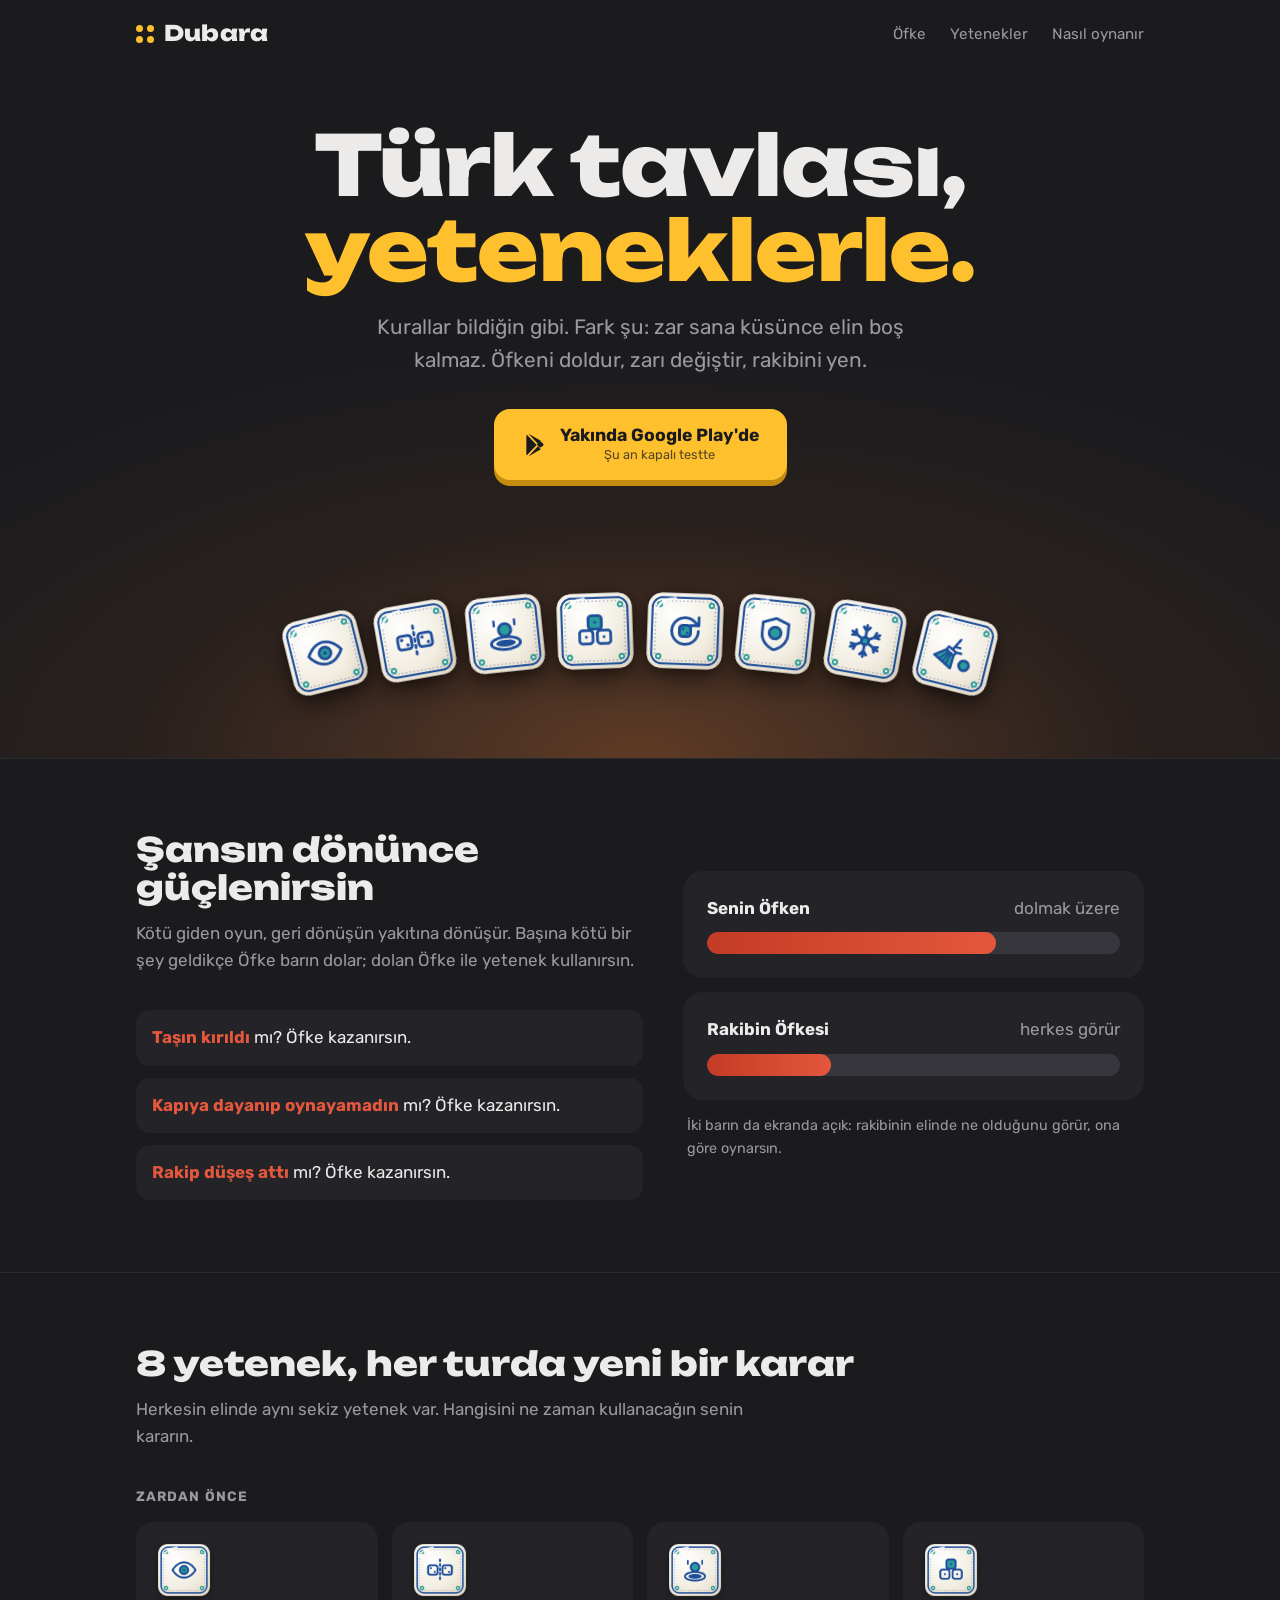
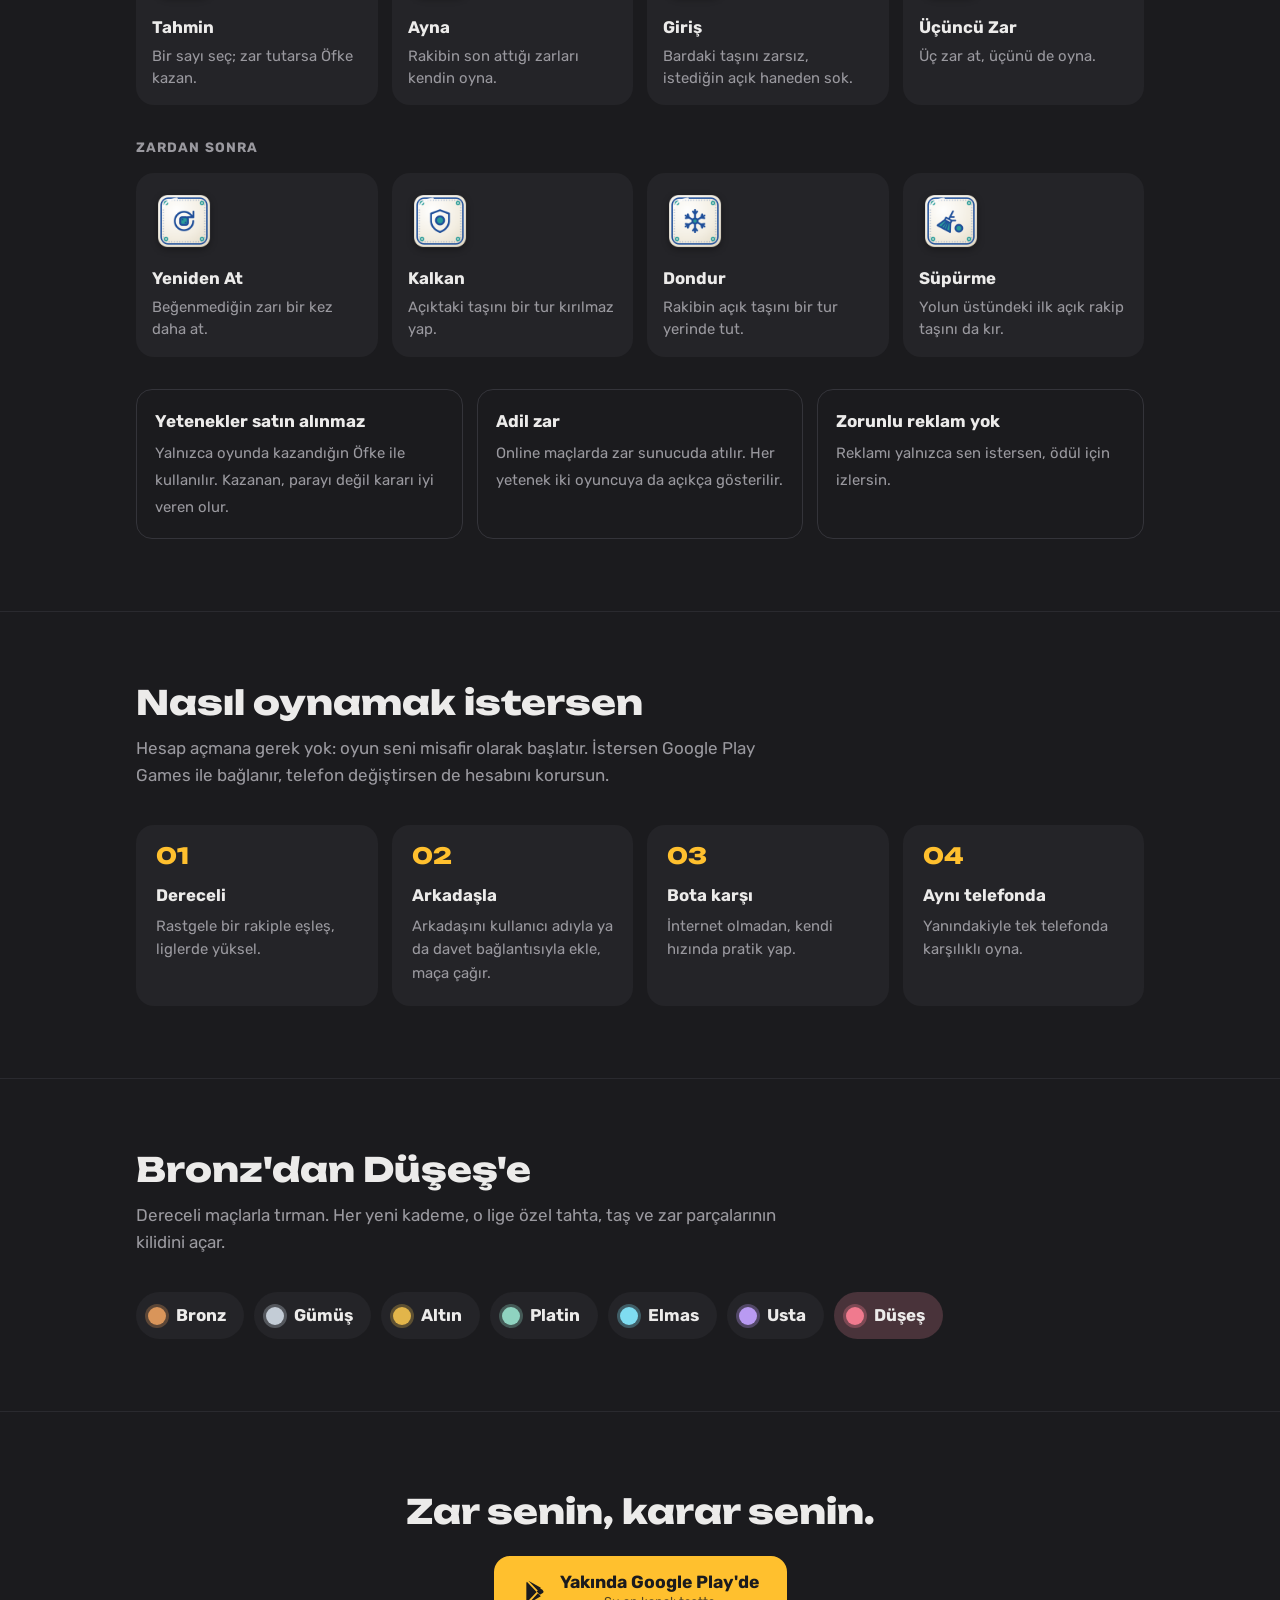
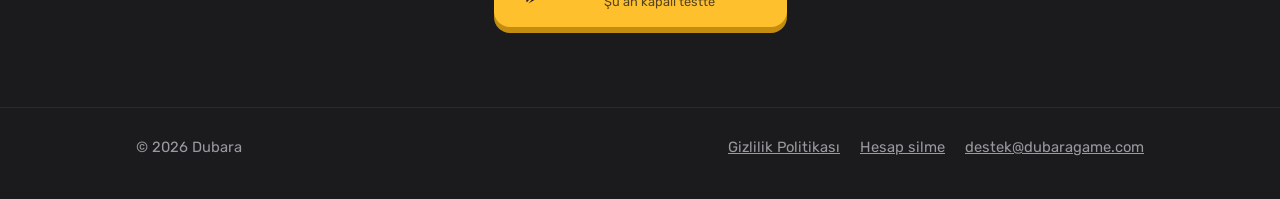
<file: index.html>
<!doctype html>
<html lang="tr">
<head>
<meta charset="utf-8">
<meta name="viewport" content="width=device-width, initial-scale=1">
<title>Dubara: Yetenekli Tavla</title>
<meta name="description" content="Klasik Türk tavlası, yeteneklerle. Öfkeni doldur, zarı değiştir, rakibini yen. Online Dereceli maçlar, arkadaşla, bota karşı ve aynı telefonda.">
<meta name="theme-color" content="#1b1b1e">
<meta property="og:type" content="website">
<meta property="og:site_name" content="Dubara">
<meta property="og:title" content="Dubara: Yetenekli Tavla">
<meta property="og:description" content="Klasik Türk tavlası, yeteneklerle. Öfkeni doldur, zarı değiştir, rakibini yen.">
<meta property="og:url" content="https://dubaragame.com/">
<meta property="og:locale" content="tr_TR">
<link rel="canonical" href="https://dubaragame.com/">
<link rel="preload" href="yazi/Unbounded-ExtraBold.woff" as="font" type="font/woff" crossorigin>
<link rel="stylesheet" href="ana.css">
</head>
<body>

<header class="kap ust">
  <a class="marka" href="/"><span class="zar-isareti" aria-hidden="true"><i></i><i></i><i></i><i></i></span>Dubara</a>
  <nav>
    <a href="#ofke">Öfke</a>
    <a href="#yetenekler">Yetenekler</a>
    <a href="#modlar">Nasıl oynanır</a>
  </nav>
</header>

<main>

<section class="giris">
  <div class="kap">
    <h1>Türk tavlası,<br><span>yeteneklerle.</span></h1>
    <p class="alt">Kurallar bildiğin gibi. Fark şu: zar sana küsünce elin boş kalmaz. Öfkeni doldur, zarı değiştir, rakibini yen.</p>
    <a class="play" aria-disabled="true">
      <svg class="ok" viewBox="0 0 24 24" aria-hidden="true"><path fill="currentColor" d="M4.5 2.6c-.3.3-.5.8-.5 1.4v16c0 .6.2 1.1.5 1.4l9-9.4-9-9.4zm10.2 10.6 2.7 2.8-11.5 6.5 8.8-9.3zm4.5-2.6c.9.5.9 1.9 0 2.4l-2.6 1.5-3-3 3-3 2.6 1.6v.5zM5.9 1.5l11.5 6.5-2.7 2.8-8.8-9.3z"/></svg>
      <span>Yakında Google Play'de<small>Şu an kapalı testte</small></span>
    </a>
    <div class="kartlar" aria-hidden="true">
      <img src="img/yetenek/guess.png" alt="">
      <img src="img/yetenek/mirror.png" alt="">
      <img src="img/yetenek/entry.png" alt="">
      <img src="img/yetenek/thirdDie.png" alt="">
      <img src="img/yetenek/reroll.png" alt="">
      <img src="img/yetenek/shield.png" alt="">
      <img src="img/yetenek/freeze.png" alt="">
      <img src="img/yetenek/sweep.png" alt="">
    </div>
  </div>
</section>

<section class="bolum" id="ofke">
  <div class="kap ofke">
    <div>
      <h2>Şansın dönünce güçlenirsin</h2>
      <p class="aciklama">Kötü giden oyun, geri dönüşün yakıtına dönüşür. Başına kötü bir şey geldikçe Öfke barın dolar; dolan Öfke ile yetenek kullanırsın.</p>
      <ul>
        <li><b>Taşın kırıldı</b> mı? Öfke kazanırsın.</li>
        <li><b>Kapıya dayanıp oynayamadın</b> mı? Öfke kazanırsın.</li>
        <li><b>Rakip düşeş attı</b> mı? Öfke kazanırsın.</li>
      </ul>
    </div>
    <div>
      <div class="bar-kutu">
        <div class="bar-etiket"><span>Senin Öfken</span><span>dolmak üzere</span></div>
        <div class="bar"><i></i></div>
      </div>
      <div class="bar-kutu rakip">
        <div class="bar-etiket"><span>Rakibin Öfkesi</span><span>herkes görür</span></div>
        <div class="bar"><i></i></div>
      </div>
      <p class="bar-not">İki barın da ekranda açık: rakibinin elinde ne olduğunu görür, ona göre oynarsın.</p>
    </div>
  </div>
</section>

<section class="bolum" id="yetenekler">
  <div class="kap">
    <h2>8 yetenek, her turda yeni bir karar</h2>
    <p class="aciklama">Herkesin elinde aynı sekiz yetenek var. Hangisini ne zaman kullanacağın senin kararın.</p>

    <p class="grup-baslik">Zardan önce</p>
    <div class="yetenekler">
      <div class="yetenek"><img src="img/yetenek/guess.png" alt=""><h3>Tahmin</h3><p>Bir sayı seç; zar tutarsa Öfke kazan.</p></div>
      <div class="yetenek"><img src="img/yetenek/mirror.png" alt=""><h3>Ayna</h3><p>Rakibin son attığı zarları kendin oyna.</p></div>
      <div class="yetenek"><img src="img/yetenek/entry.png" alt=""><h3>Giriş</h3><p>Bardaki taşını zarsız, istediğin açık haneden sok.</p></div>
      <div class="yetenek"><img src="img/yetenek/thirdDie.png" alt=""><h3>Üçüncü Zar</h3><p>Üç zar at, üçünü de oyna.</p></div>
    </div>

    <p class="grup-baslik">Zardan sonra</p>
    <div class="yetenekler">
      <div class="yetenek"><img src="img/yetenek/reroll.png" alt=""><h3>Yeniden At</h3><p>Beğenmediğin zarı bir kez daha at.</p></div>
      <div class="yetenek"><img src="img/yetenek/shield.png" alt=""><h3>Kalkan</h3><p>Açıktaki taşını bir tur kırılmaz yap.</p></div>
      <div class="yetenek"><img src="img/yetenek/freeze.png" alt=""><h3>Dondur</h3><p>Rakibin açık taşını bir tur yerinde tut.</p></div>
      <div class="yetenek"><img src="img/yetenek/sweep.png" alt=""><h3>Süpürme</h3><p>Yolun üstündeki ilk açık rakip taşını da kır.</p></div>
    </div>

    <div class="adil">
      <div><b>Yetenekler satın alınmaz</b><span>Yalnızca oyunda kazandığın Öfke ile kullanılır. Kazanan, parayı değil kararı iyi veren olur.</span></div>
      <div><b>Adil zar</b><span>Online maçlarda zar sunucuda atılır. Her yetenek iki oyuncuya da açıkça gösterilir.</span></div>
      <div><b>Zorunlu reklam yok</b><span>Reklamı yalnızca sen istersen, ödül için izlersin.</span></div>
    </div>
  </div>
</section>

<section class="bolum" id="modlar">
  <div class="kap">
    <h2>Nasıl oynamak istersen</h2>
    <p class="aciklama">Hesap açmana gerek yok: oyun seni misafir olarak başlatır. İstersen Google Play Games ile bağlanır, telefon değiştirsen de hesabını korursun.</p>
    <div class="modlar">
      <div class="mod"><div class="sembol">01</div><h3>Dereceli</h3><p>Rastgele bir rakiple eşleş, liglerde yüksel.</p></div>
      <div class="mod"><div class="sembol">02</div><h3>Arkadaşla</h3><p>Arkadaşını kullanıcı adıyla ya da davet bağlantısıyla ekle, maça çağır.</p></div>
      <div class="mod"><div class="sembol">03</div><h3>Bota karşı</h3><p>İnternet olmadan, kendi hızında pratik yap.</p></div>
      <div class="mod"><div class="sembol">04</div><h3>Aynı telefonda</h3><p>Yanındakiyle tek telefonda karşılıklı oyna.</p></div>
    </div>
  </div>
</section>

<section class="bolum" id="ligler">
  <div class="kap">
    <h2>Bronz'dan Düşeş'e</h2>
    <p class="aciklama">Dereceli maçlarla tırman. Her yeni kademe, o lige özel tahta, taş ve zar parçalarının kilidini açar.</p>
    <div class="ligler">
      <span class="lig" style="--c:#d9955a"><i></i>Bronz</span>
      <span class="lig" style="--c:#c3ccd6"><i></i>Gümüş</span>
      <span class="lig" style="--c:#e2b54a"><i></i>Altın</span>
      <span class="lig" style="--c:#8fd3c0"><i></i>Platin</span>
      <span class="lig" style="--c:#7fdcf0"><i></i>Elmas</span>
      <span class="lig" style="--c:#b99af2"><i></i>Usta</span>
      <span class="lig zirve" style="--c:#f07a8e"><i></i>Düşeş</span>
    </div>
  </div>
</section>

<section class="son">
  <div class="kap">
    <h2>Zar senin, karar senin.</h2>
    <a class="play" aria-disabled="true">
      <svg class="ok" viewBox="0 0 24 24" aria-hidden="true"><path fill="currentColor" d="M4.5 2.6c-.3.3-.5.8-.5 1.4v16c0 .6.2 1.1.5 1.4l9-9.4-9-9.4zm10.2 10.6 2.7 2.8-11.5 6.5 8.8-9.3zm4.5-2.6c.9.5.9 1.9 0 2.4l-2.6 1.5-3-3 3-3 2.6 1.6v.5zM5.9 1.5l11.5 6.5-2.7 2.8-8.8-9.3z"/></svg>
      <span>Yakında Google Play'de<small>Şu an kapalı testte</small></span>
    </a>
  </div>
</section>

</main>

<footer class="alt-bilgi">
  <div class="kap">
    <span>© 2026 Dubara</span>
    <nav>
      <a href="gizlilik/">Gizlilik Politikası</a>
      <a href="hesap-silme/">Hesap silme</a>
      <a href="mailto:destek@dubaragame.com">destek@dubaragame.com</a>
    </nav>
  </div>
</footer>

</body>
</html>
</file>
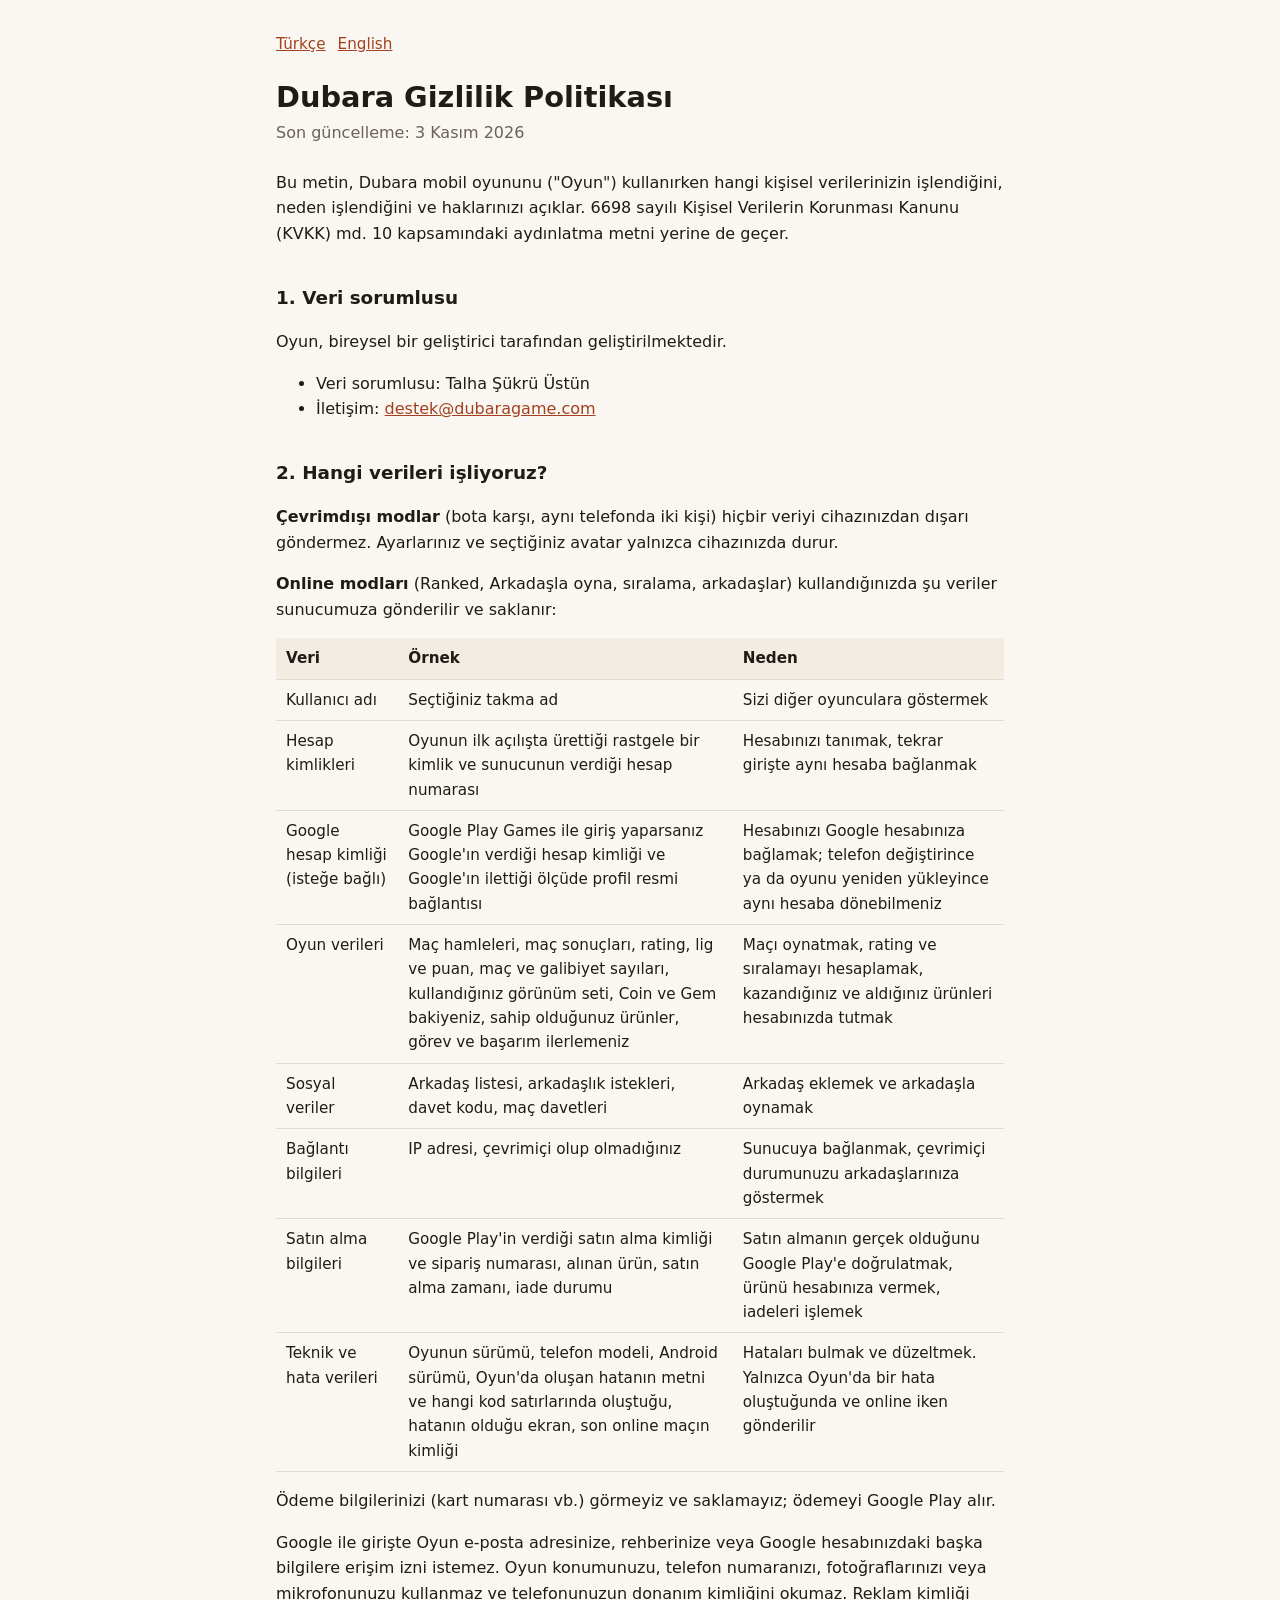
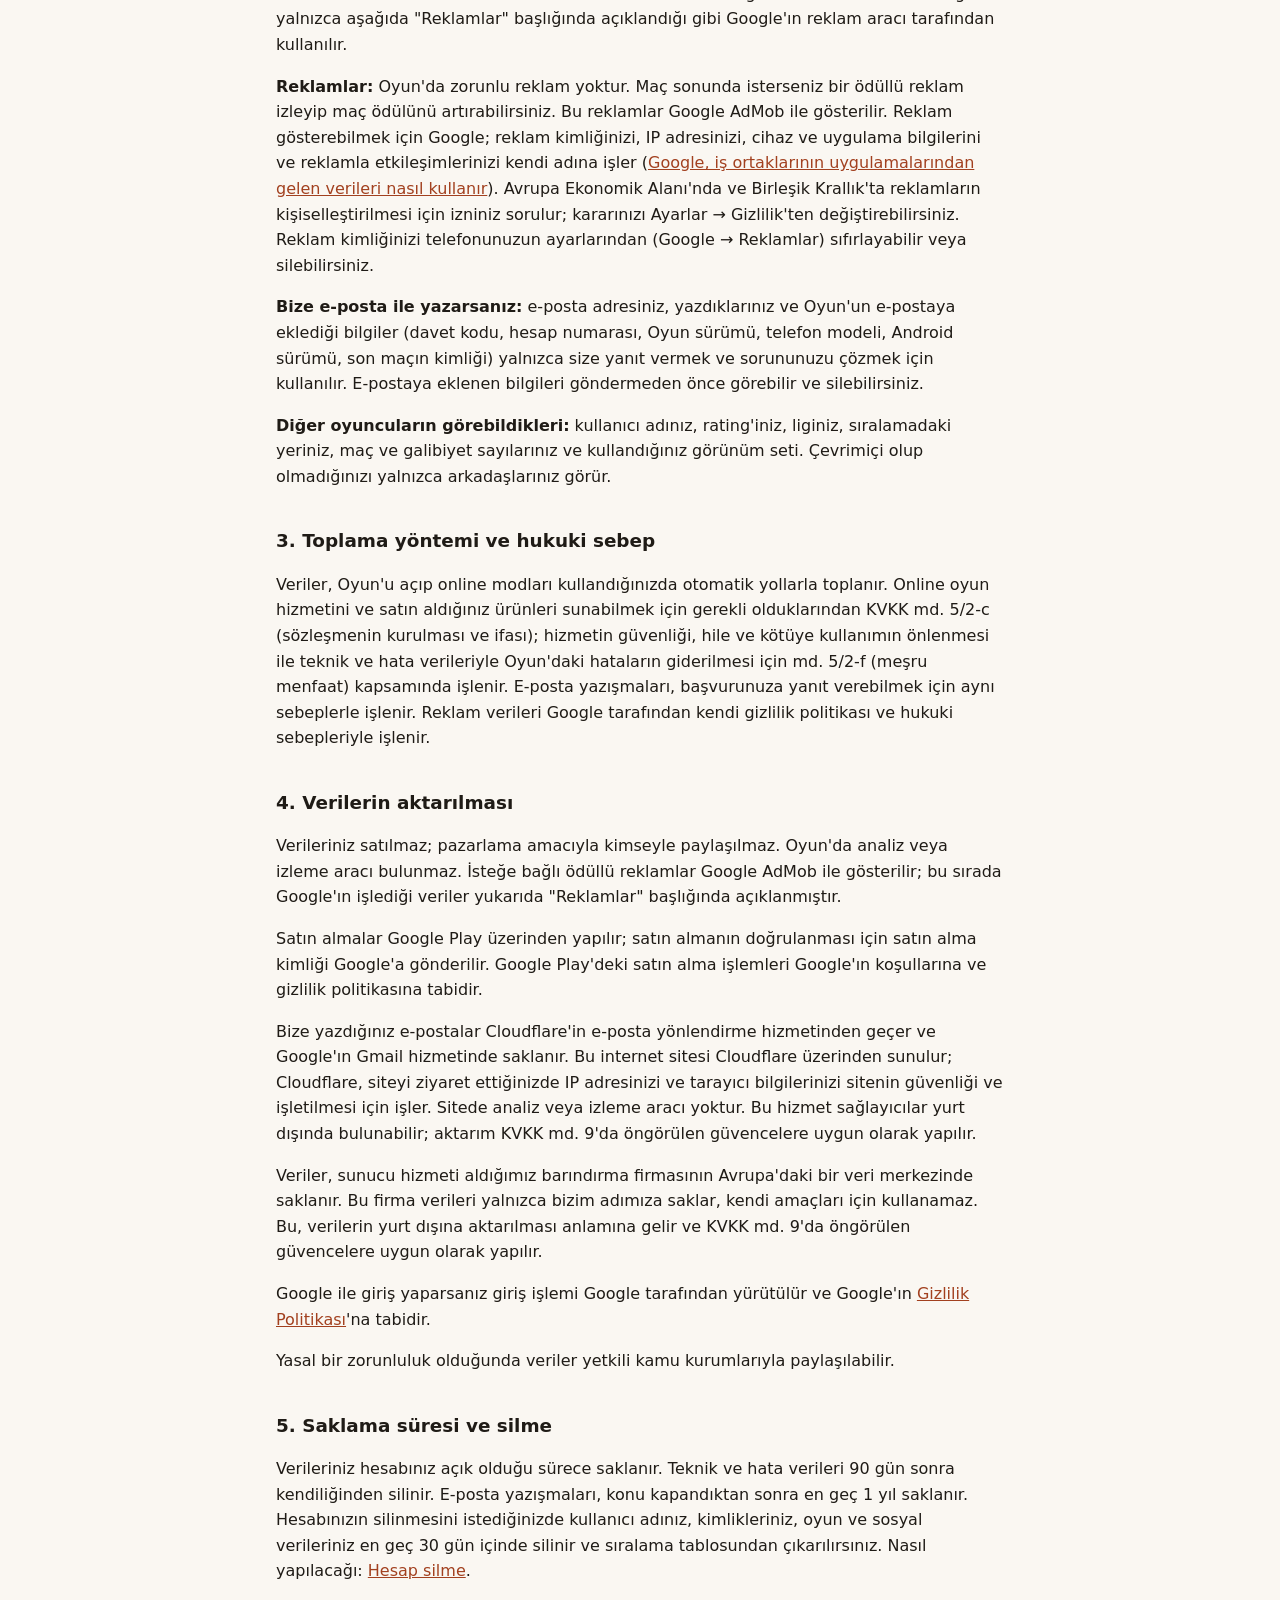
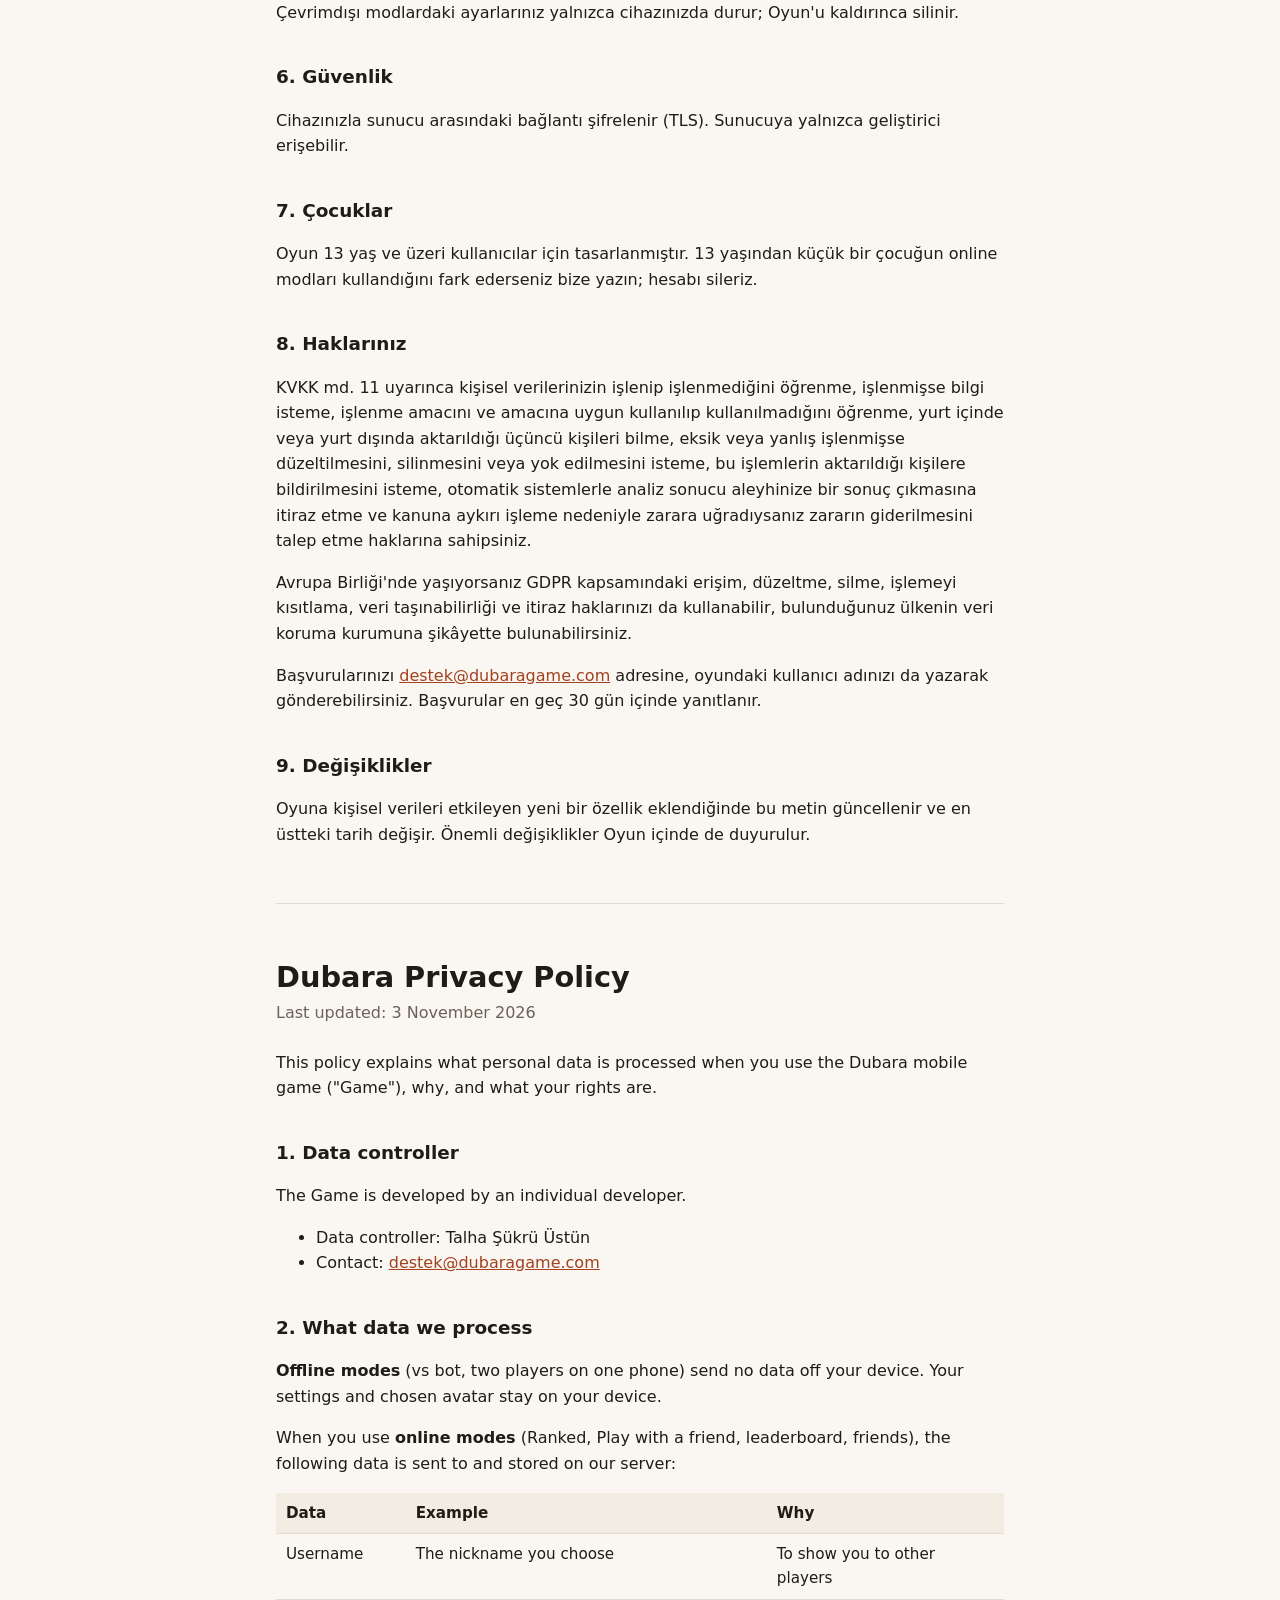
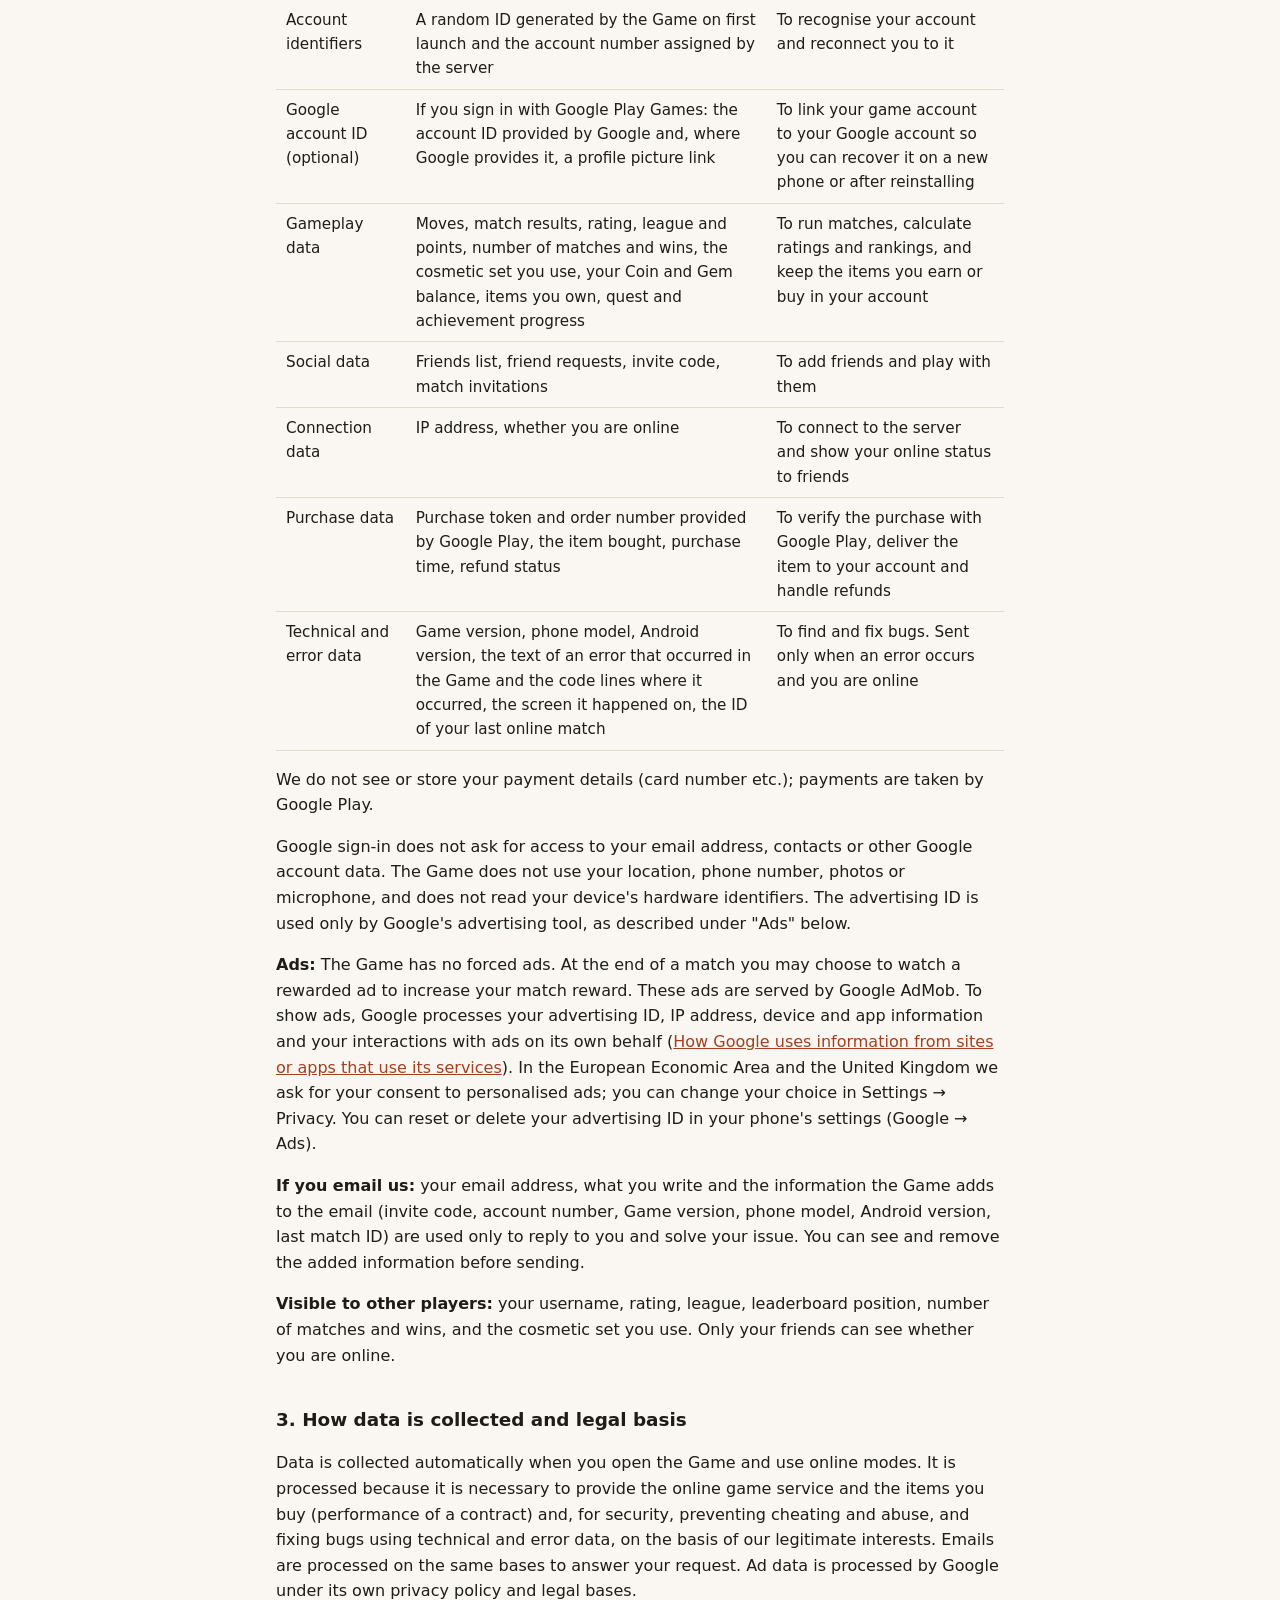
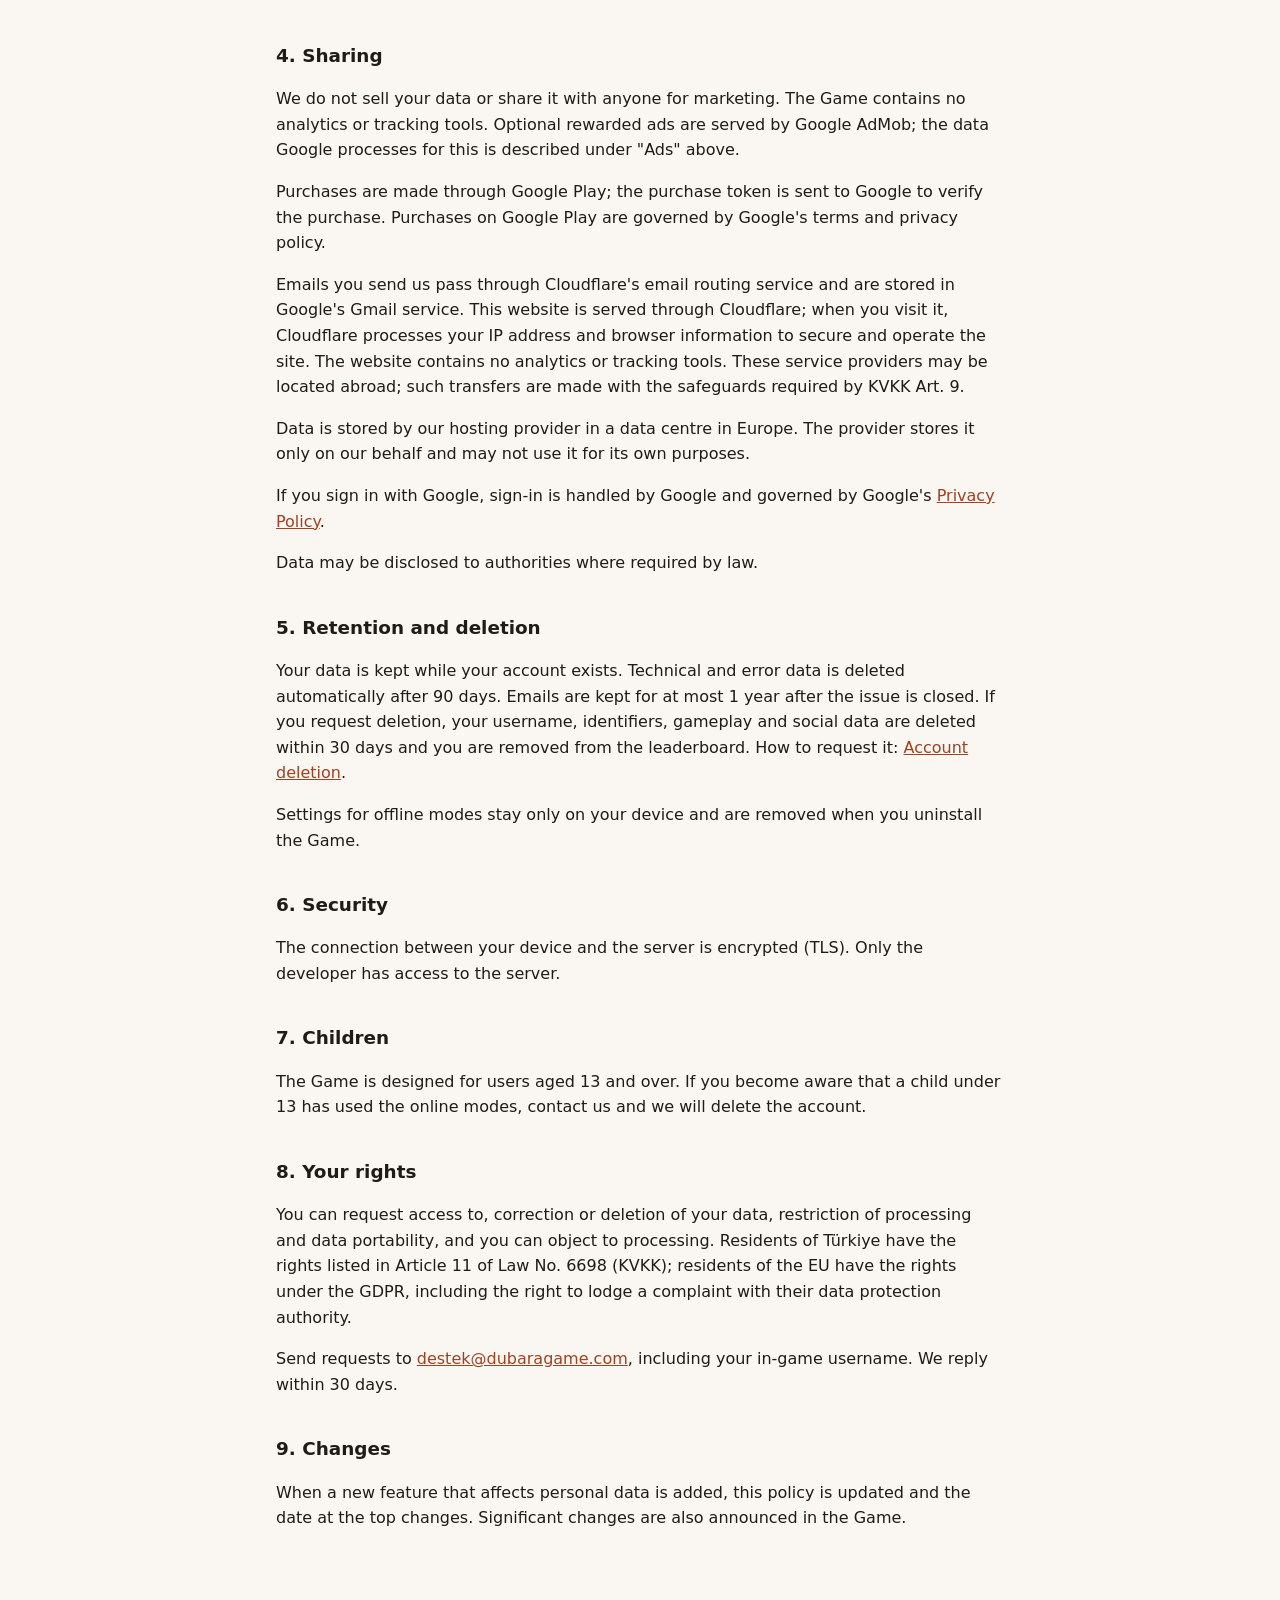
<file: gizlilik/index.html>
<!doctype html>
<html lang="tr">
<head>
<meta charset="utf-8">
<meta name="viewport" content="width=device-width, initial-scale=1">
<title>Dubara Gizlilik Politikası</title>
<link rel="stylesheet" href="../stil.css">
</head>
<body>
<main>
<div class="dil"><a href="#tr">Türkçe</a><a href="#en">English</a></div>

<section id="tr" lang="tr">
<h1>Dubara Gizlilik Politikası</h1>
<p class="tarih">Son güncelleme: 3 Kasım 2026</p>

<p>Bu metin, Dubara mobil oyununu ("Oyun") kullanırken hangi kişisel verilerinizin işlendiğini, neden işlendiğini ve haklarınızı açıklar. 6698 sayılı Kişisel Verilerin Korunması Kanunu (KVKK) md. 10 kapsamındaki aydınlatma metni yerine de geçer.</p>

<h2>1. Veri sorumlusu</h2>
<p>Oyun, bireysel bir geliştirici tarafından geliştirilmektedir.</p>
<ul>
  <li>Veri sorumlusu: Talha Şükrü Üstün</li>
  <li>İletişim: <a href="mailto:destek@dubaragame.com">destek@dubaragame.com</a></li>
</ul>

<h2>2. Hangi verileri işliyoruz?</h2>
<p><strong>Çevrimdışı modlar</strong> (bota karşı, aynı telefonda iki kişi) hiçbir veriyi cihazınızdan dışarı göndermez. Ayarlarınız ve seçtiğiniz avatar yalnızca cihazınızda durur.</p>
<p><strong>Online modları</strong> (Ranked, Arkadaşla oyna, sıralama, arkadaşlar) kullandığınızda şu veriler sunucumuza gönderilir ve saklanır:</p>
<div class="tablo"><table>
  <tr><th>Veri</th><th>Örnek</th><th>Neden</th></tr>
  <tr><td>Kullanıcı adı</td><td>Seçtiğiniz takma ad</td><td>Sizi diğer oyunculara göstermek</td></tr>
  <tr><td>Hesap kimlikleri</td><td>Oyunun ilk açılışta ürettiği rastgele bir kimlik ve sunucunun verdiği hesap numarası</td><td>Hesabınızı tanımak, tekrar girişte aynı hesaba bağlanmak</td></tr>
  <tr><td>Google hesap kimliği (isteğe bağlı)</td><td>Google Play Games ile giriş yaparsanız Google'ın verdiği hesap kimliği ve Google'ın ilettiği ölçüde profil resmi bağlantısı</td><td>Hesabınızı Google hesabınıza bağlamak; telefon değiştirince ya da oyunu yeniden yükleyince aynı hesaba dönebilmeniz</td></tr>
  <tr><td>Oyun verileri</td><td>Maç hamleleri, maç sonuçları, rating, lig ve puan, maç ve galibiyet sayıları, kullandığınız görünüm seti, Coin ve Gem bakiyeniz, sahip olduğunuz ürünler, görev ve başarım ilerlemeniz</td><td>Maçı oynatmak, rating ve sıralamayı hesaplamak, kazandığınız ve aldığınız ürünleri hesabınızda tutmak</td></tr>
  <tr><td>Sosyal veriler</td><td>Arkadaş listesi, arkadaşlık istekleri, davet kodu, maç davetleri</td><td>Arkadaş eklemek ve arkadaşla oynamak</td></tr>
  <tr><td>Bağlantı bilgileri</td><td>IP adresi, çevrimiçi olup olmadığınız</td><td>Sunucuya bağlanmak, çevrimiçi durumunuzu arkadaşlarınıza göstermek</td></tr>
  <tr><td>Satın alma bilgileri</td><td>Google Play'in verdiği satın alma kimliği ve sipariş numarası, alınan ürün, satın alma zamanı, iade durumu</td><td>Satın almanın gerçek olduğunu Google Play'e doğrulatmak, ürünü hesabınıza vermek, iadeleri işlemek</td></tr>
  <tr><td>Teknik ve hata verileri</td><td>Oyunun sürümü, telefon modeli, Android sürümü, Oyun'da oluşan hatanın metni ve hangi kod satırlarında oluştuğu, hatanın olduğu ekran, son online maçın kimliği</td><td>Hataları bulmak ve düzeltmek. Yalnızca Oyun'da bir hata oluştuğunda ve online iken gönderilir</td></tr>
</table></div>
<p>Ödeme bilgilerinizi (kart numarası vb.) görmeyiz ve saklamayız; ödemeyi Google Play alır.</p>
<p>Google ile girişte Oyun e-posta adresinize, rehberinize veya Google hesabınızdaki başka bilgilere erişim izni istemez. Oyun konumunuzu, telefon numaranızı, fotoğraflarınızı veya mikrofonunuzu kullanmaz ve telefonunuzun donanım kimliğini okumaz. Reklam kimliği yalnızca aşağıda "Reklamlar" başlığında açıklandığı gibi Google'ın reklam aracı tarafından kullanılır.</p>
<p><strong>Reklamlar:</strong> Oyun'da zorunlu reklam yoktur. Maç sonunda isterseniz bir ödüllü reklam izleyip maç ödülünü artırabilirsiniz. Bu reklamlar Google AdMob ile gösterilir. Reklam gösterebilmek için Google; reklam kimliğinizi, IP adresinizi, cihaz ve uygulama bilgilerini ve reklamla etkileşimlerinizi kendi adına işler (<a href="https://policies.google.com/technologies/partner-sites?hl=tr">Google, iş ortaklarının uygulamalarından gelen verileri nasıl kullanır</a>). Avrupa Ekonomik Alanı'nda ve Birleşik Krallık'ta reklamların kişiselleştirilmesi için izniniz sorulur; kararınızı Ayarlar → Gizlilik'ten değiştirebilirsiniz. Reklam kimliğinizi telefonunuzun ayarlarından (Google → Reklamlar) sıfırlayabilir veya silebilirsiniz.</p>
<p><strong>Bize e-posta ile yazarsanız:</strong> e-posta adresiniz, yazdıklarınız ve Oyun'un e-postaya eklediği bilgiler (davet kodu, hesap numarası, Oyun sürümü, telefon modeli, Android sürümü, son maçın kimliği) yalnızca size yanıt vermek ve sorununuzu çözmek için kullanılır. E-postaya eklenen bilgileri göndermeden önce görebilir ve silebilirsiniz.</p>
<p><strong>Diğer oyuncuların görebildikleri:</strong> kullanıcı adınız, rating'iniz, liginiz, sıralamadaki yeriniz, maç ve galibiyet sayılarınız ve kullandığınız görünüm seti. Çevrimiçi olup olmadığınızı yalnızca arkadaşlarınız görür.</p>

<h2>3. Toplama yöntemi ve hukuki sebep</h2>
<p>Veriler, Oyun'u açıp online modları kullandığınızda otomatik yollarla toplanır. Online oyun hizmetini ve satın aldığınız ürünleri sunabilmek için gerekli olduklarından KVKK md. 5/2-c (sözleşmenin kurulması ve ifası); hizmetin güvenliği, hile ve kötüye kullanımın önlenmesi ile teknik ve hata verileriyle Oyun'daki hataların giderilmesi için md. 5/2-f (meşru menfaat) kapsamında işlenir. E-posta yazışmaları, başvurunuza yanıt verebilmek için aynı sebeplerle işlenir. Reklam verileri Google tarafından kendi gizlilik politikası ve hukuki sebepleriyle işlenir.</p>

<h2>4. Verilerin aktarılması</h2>
<p>Verileriniz satılmaz; pazarlama amacıyla kimseyle paylaşılmaz. Oyun'da analiz veya izleme aracı bulunmaz. İsteğe bağlı ödüllü reklamlar Google AdMob ile gösterilir; bu sırada Google'ın işlediği veriler yukarıda "Reklamlar" başlığında açıklanmıştır.</p>
<p>Satın almalar Google Play üzerinden yapılır; satın almanın doğrulanması için satın alma kimliği Google'a gönderilir. Google Play'deki satın alma işlemleri Google'ın koşullarına ve gizlilik politikasına tabidir.</p>
<p>Bize yazdığınız e-postalar Cloudflare'in e-posta yönlendirme hizmetinden geçer ve Google'ın Gmail hizmetinde saklanır. Bu internet sitesi Cloudflare üzerinden sunulur; Cloudflare, siteyi ziyaret ettiğinizde IP adresinizi ve tarayıcı bilgilerinizi sitenin güvenliği ve işletilmesi için işler. Sitede analiz veya izleme aracı yoktur. Bu hizmet sağlayıcılar yurt dışında bulunabilir; aktarım KVKK md. 9'da öngörülen güvencelere uygun olarak yapılır.</p>
<p>Veriler, sunucu hizmeti aldığımız barındırma firmasının Avrupa'daki bir veri merkezinde saklanır. Bu firma verileri yalnızca bizim adımıza saklar, kendi amaçları için kullanamaz. Bu, verilerin yurt dışına aktarılması anlamına gelir ve KVKK md. 9'da öngörülen güvencelere uygun olarak yapılır.</p>
<p>Google ile giriş yaparsanız giriş işlemi Google tarafından yürütülür ve Google'ın <a href="https://policies.google.com/privacy?hl=tr">Gizlilik Politikası</a>'na tabidir.</p>
<p>Yasal bir zorunluluk olduğunda veriler yetkili kamu kurumlarıyla paylaşılabilir.</p>

<h2>5. Saklama süresi ve silme</h2>
<p>Verileriniz hesabınız açık olduğu sürece saklanır. Teknik ve hata verileri 90 gün sonra kendiliğinden silinir. E-posta yazışmaları, konu kapandıktan sonra en geç 1 yıl saklanır. Hesabınızın silinmesini istediğinizde kullanıcı adınız, kimlikleriniz, oyun ve sosyal verileriniz en geç 30 gün içinde silinir ve sıralama tablosundan çıkarılırsınız. Nasıl yapılacağı: <a href="../hesap-silme/">Hesap silme</a>.</p>
<p>Çevrimdışı modlardaki ayarlarınız yalnızca cihazınızda durur; Oyun'u kaldırınca silinir.</p>

<h2>6. Güvenlik</h2>
<p>Cihazınızla sunucu arasındaki bağlantı şifrelenir (TLS). Sunucuya yalnızca geliştirici erişebilir.</p>

<h2>7. Çocuklar</h2>
<p>Oyun 13 yaş ve üzeri kullanıcılar için tasarlanmıştır. 13 yaşından küçük bir çocuğun online modları kullandığını fark ederseniz bize yazın; hesabı sileriz.</p>

<h2>8. Haklarınız</h2>
<p>KVKK md. 11 uyarınca kişisel verilerinizin işlenip işlenmediğini öğrenme, işlenmişse bilgi isteme, işlenme amacını ve amacına uygun kullanılıp kullanılmadığını öğrenme, yurt içinde veya yurt dışında aktarıldığı üçüncü kişileri bilme, eksik veya yanlış işlenmişse düzeltilmesini, silinmesini veya yok edilmesini isteme, bu işlemlerin aktarıldığı kişilere bildirilmesini isteme, otomatik sistemlerle analiz sonucu aleyhinize bir sonuç çıkmasına itiraz etme ve kanuna aykırı işleme nedeniyle zarara uğradıysanız zararın giderilmesini talep etme haklarına sahipsiniz.</p>
<p>Avrupa Birliği'nde yaşıyorsanız GDPR kapsamındaki erişim, düzeltme, silme, işlemeyi kısıtlama, veri taşınabilirliği ve itiraz haklarınızı da kullanabilir, bulunduğunuz ülkenin veri koruma kurumuna şikâyette bulunabilirsiniz.</p>
<p>Başvurularınızı <a href="mailto:destek@dubaragame.com">destek@dubaragame.com</a> adresine, oyundaki kullanıcı adınızı da yazarak gönderebilirsiniz. Başvurular en geç 30 gün içinde yanıtlanır.</p>

<h2>9. Değişiklikler</h2>
<p>Oyuna kişisel verileri etkileyen yeni bir özellik eklendiğinde bu metin güncellenir ve en üstteki tarih değişir. Önemli değişiklikler Oyun içinde de duyurulur.</p>
</section>

<hr>

<section id="en" lang="en">
<h1>Dubara Privacy Policy</h1>
<p class="tarih">Last updated: 3 November 2026</p>

<p>This policy explains what personal data is processed when you use the Dubara mobile game ("Game"), why, and what your rights are.</p>

<h2>1. Data controller</h2>
<p>The Game is developed by an individual developer.</p>
<ul>
  <li>Data controller: Talha Şükrü Üstün</li>
  <li>Contact: <a href="mailto:destek@dubaragame.com">destek@dubaragame.com</a></li>
</ul>

<h2>2. What data we process</h2>
<p><strong>Offline modes</strong> (vs bot, two players on one phone) send no data off your device. Your settings and chosen avatar stay on your device.</p>
<p>When you use <strong>online modes</strong> (Ranked, Play with a friend, leaderboard, friends), the following data is sent to and stored on our server:</p>
<div class="tablo"><table>
  <tr><th>Data</th><th>Example</th><th>Why</th></tr>
  <tr><td>Username</td><td>The nickname you choose</td><td>To show you to other players</td></tr>
  <tr><td>Account identifiers</td><td>A random ID generated by the Game on first launch and the account number assigned by the server</td><td>To recognise your account and reconnect you to it</td></tr>
  <tr><td>Google account ID (optional)</td><td>If you sign in with Google Play Games: the account ID provided by Google and, where Google provides it, a profile picture link</td><td>To link your game account to your Google account so you can recover it on a new phone or after reinstalling</td></tr>
  <tr><td>Gameplay data</td><td>Moves, match results, rating, league and points, number of matches and wins, the cosmetic set you use, your Coin and Gem balance, items you own, quest and achievement progress</td><td>To run matches, calculate ratings and rankings, and keep the items you earn or buy in your account</td></tr>
  <tr><td>Social data</td><td>Friends list, friend requests, invite code, match invitations</td><td>To add friends and play with them</td></tr>
  <tr><td>Connection data</td><td>IP address, whether you are online</td><td>To connect to the server and show your online status to friends</td></tr>
  <tr><td>Purchase data</td><td>Purchase token and order number provided by Google Play, the item bought, purchase time, refund status</td><td>To verify the purchase with Google Play, deliver the item to your account and handle refunds</td></tr>
  <tr><td>Technical and error data</td><td>Game version, phone model, Android version, the text of an error that occurred in the Game and the code lines where it occurred, the screen it happened on, the ID of your last online match</td><td>To find and fix bugs. Sent only when an error occurs and you are online</td></tr>
</table></div>
<p>We do not see or store your payment details (card number etc.); payments are taken by Google Play.</p>
<p>Google sign-in does not ask for access to your email address, contacts or other Google account data. The Game does not use your location, phone number, photos or microphone, and does not read your device's hardware identifiers. The advertising ID is used only by Google's advertising tool, as described under "Ads" below.</p>
<p><strong>Ads:</strong> The Game has no forced ads. At the end of a match you may choose to watch a rewarded ad to increase your match reward. These ads are served by Google AdMob. To show ads, Google processes your advertising ID, IP address, device and app information and your interactions with ads on its own behalf (<a href="https://policies.google.com/technologies/partner-sites">How Google uses information from sites or apps that use its services</a>). In the European Economic Area and the United Kingdom we ask for your consent to personalised ads; you can change your choice in Settings → Privacy. You can reset or delete your advertising ID in your phone's settings (Google → Ads).</p>
<p><strong>If you email us:</strong> your email address, what you write and the information the Game adds to the email (invite code, account number, Game version, phone model, Android version, last match ID) are used only to reply to you and solve your issue. You can see and remove the added information before sending.</p>
<p><strong>Visible to other players:</strong> your username, rating, league, leaderboard position, number of matches and wins, and the cosmetic set you use. Only your friends can see whether you are online.</p>

<h2>3. How data is collected and legal basis</h2>
<p>Data is collected automatically when you open the Game and use online modes. It is processed because it is necessary to provide the online game service and the items you buy (performance of a contract) and, for security, preventing cheating and abuse, and fixing bugs using technical and error data, on the basis of our legitimate interests. Emails are processed on the same bases to answer your request. Ad data is processed by Google under its own privacy policy and legal bases.</p>

<h2>4. Sharing</h2>
<p>We do not sell your data or share it with anyone for marketing. The Game contains no analytics or tracking tools. Optional rewarded ads are served by Google AdMob; the data Google processes for this is described under "Ads" above.</p>
<p>Purchases are made through Google Play; the purchase token is sent to Google to verify the purchase. Purchases on Google Play are governed by Google's terms and privacy policy.</p>
<p>Emails you send us pass through Cloudflare's email routing service and are stored in Google's Gmail service. This website is served through Cloudflare; when you visit it, Cloudflare processes your IP address and browser information to secure and operate the site. The website contains no analytics or tracking tools. These service providers may be located abroad; such transfers are made with the safeguards required by KVKK Art. 9.</p>
<p>Data is stored by our hosting provider in a data centre in Europe. The provider stores it only on our behalf and may not use it for its own purposes.</p>
<p>If you sign in with Google, sign-in is handled by Google and governed by Google's <a href="https://policies.google.com/privacy">Privacy Policy</a>.</p>
<p>Data may be disclosed to authorities where required by law.</p>

<h2>5. Retention and deletion</h2>
<p>Your data is kept while your account exists. Technical and error data is deleted automatically after 90 days. Emails are kept for at most 1 year after the issue is closed. If you request deletion, your username, identifiers, gameplay and social data are deleted within 30 days and you are removed from the leaderboard. How to request it: <a href="../hesap-silme/#en">Account deletion</a>.</p>
<p>Settings for offline modes stay only on your device and are removed when you uninstall the Game.</p>

<h2>6. Security</h2>
<p>The connection between your device and the server is encrypted (TLS). Only the developer has access to the server.</p>

<h2>7. Children</h2>
<p>The Game is designed for users aged 13 and over. If you become aware that a child under 13 has used the online modes, contact us and we will delete the account.</p>

<h2>8. Your rights</h2>
<p>You can request access to, correction or deletion of your data, restriction of processing and data portability, and you can object to processing. Residents of Türkiye have the rights listed in Article 11 of Law No. 6698 (KVKK); residents of the EU have the rights under the GDPR, including the right to lodge a complaint with their data protection authority.</p>
<p>Send requests to <a href="mailto:destek@dubaragame.com">destek@dubaragame.com</a>, including your in-game username. We reply within 30 days.</p>

<h2>9. Changes</h2>
<p>When a new feature that affects personal data is added, this policy is updated and the date at the top changes. Significant changes are also announced in the Game.</p>
</section>
</main>
</body>
</html>
</file>
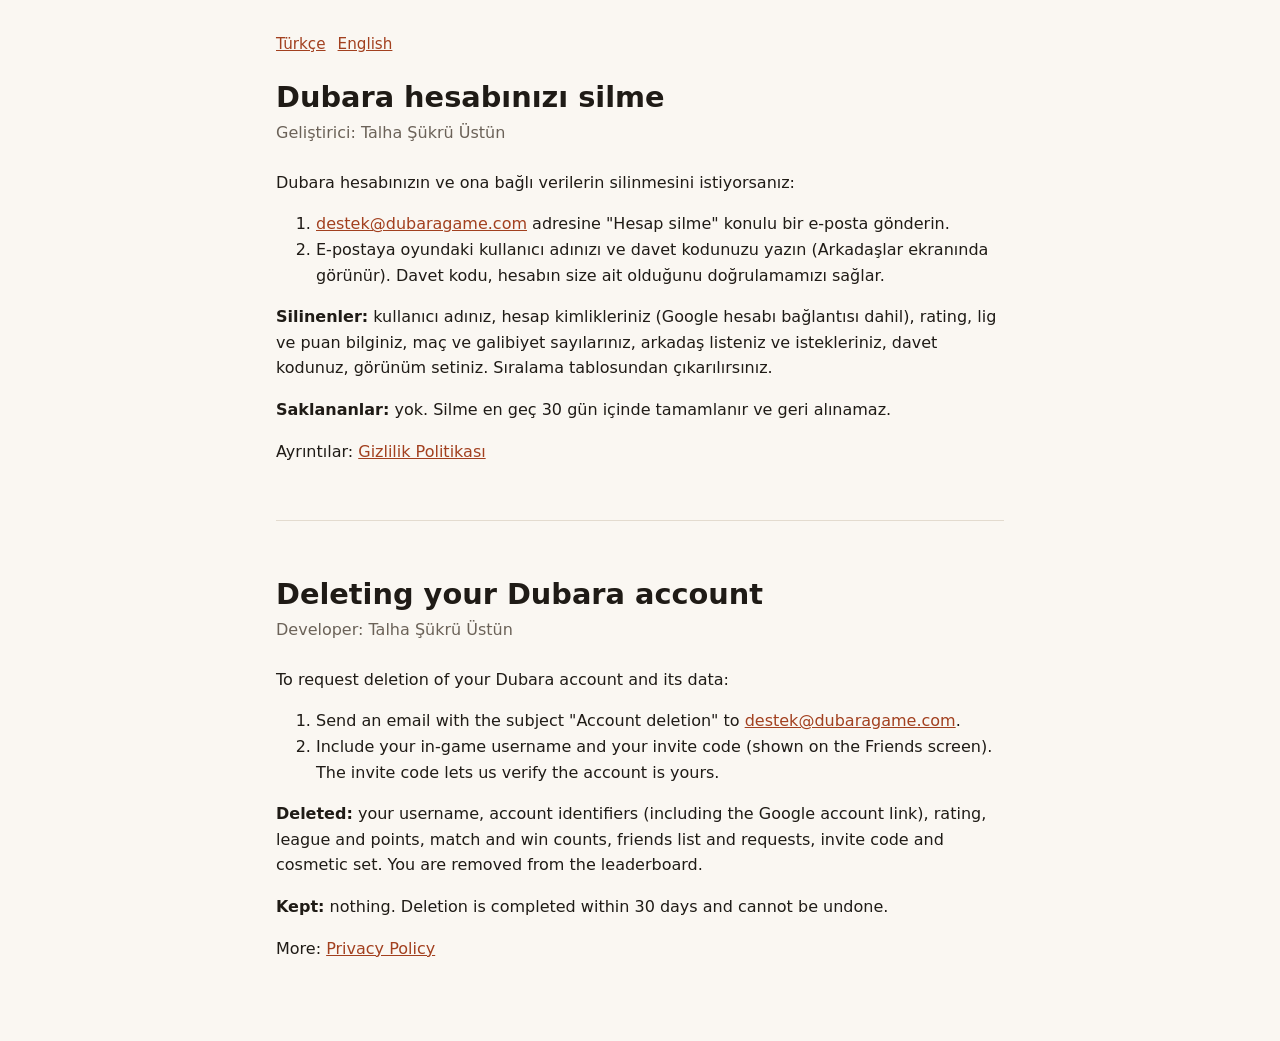
<file: hesap-silme/index.html>
<!doctype html>
<html lang="tr">
<head>
<meta charset="utf-8">
<meta name="viewport" content="width=device-width, initial-scale=1">
<title>Dubara Hesap Silme</title>
<link rel="stylesheet" href="../stil.css">
</head>
<body>
<main>
<div class="dil"><a href="#tr">Türkçe</a><a href="#en">English</a></div>

<section id="tr" lang="tr">
<h1>Dubara hesabınızı silme</h1>
<p class="tarih">Geliştirici: Talha Şükrü Üstün</p>
<p>Dubara hesabınızın ve ona bağlı verilerin silinmesini istiyorsanız:</p>
<ol>
  <li><a href="mailto:destek@dubaragame.com?subject=Hesap%20silme">destek@dubaragame.com</a> adresine "Hesap silme" konulu bir e-posta gönderin.</li>
  <li>E-postaya oyundaki kullanıcı adınızı ve davet kodunuzu yazın (Arkadaşlar ekranında görünür). Davet kodu, hesabın size ait olduğunu doğrulamamızı sağlar.</li>
</ol>
<p><strong>Silinenler:</strong> kullanıcı adınız, hesap kimlikleriniz (Google hesabı bağlantısı dahil), rating, lig ve puan bilginiz, maç ve galibiyet sayılarınız, arkadaş listeniz ve istekleriniz, davet kodunuz, görünüm setiniz. Sıralama tablosundan çıkarılırsınız.</p>
<p><strong>Saklananlar:</strong> yok. Silme en geç 30 gün içinde tamamlanır ve geri alınamaz.</p>
<p>Ayrıntılar: <a href="../gizlilik/">Gizlilik Politikası</a></p>
</section>

<hr>

<section id="en" lang="en">
<h1>Deleting your Dubara account</h1>
<p class="tarih">Developer: Talha Şükrü Üstün</p>
<p>To request deletion of your Dubara account and its data:</p>
<ol>
  <li>Send an email with the subject "Account deletion" to <a href="mailto:destek@dubaragame.com?subject=Account%20deletion">destek@dubaragame.com</a>.</li>
  <li>Include your in-game username and your invite code (shown on the Friends screen). The invite code lets us verify the account is yours.</li>
</ol>
<p><strong>Deleted:</strong> your username, account identifiers (including the Google account link), rating, league and points, match and win counts, friends list and requests, invite code and cosmetic set. You are removed from the leaderboard.</p>
<p><strong>Kept:</strong> nothing. Deletion is completed within 30 days and cannot be undone.</p>
<p>More: <a href="../gizlilik/#en">Privacy Policy</a></p>
</section>
</main>
</body>
</html>
</file>
<file: ana.css>
/* Tanıtım sayfası. Renkler oyunun koyu temasından (client/Assets/Scripts/View/Theme.cs). */
@font-face { font-family: "Rubik"; src: url("yazi/Rubik-Regular.woff") format("woff"); font-weight: 400; font-display: swap; }
@font-face { font-family: "Rubik"; src: url("yazi/Rubik-Bold.woff") format("woff"); font-weight: 700; font-display: swap; }
@font-face { font-family: "Unbounded"; src: url("yazi/Unbounded-ExtraBold.woff") format("woff"); font-weight: 800; font-display: swap; }

:root {
  --zemin: #1b1b1e;
  --panel: #242428;
  --panel-ust: #2e2e33;
  --metin: #ecebea;
  --soluk: #9a999f;
  --sari: #ffc02e;
  --sari-koyu: #1b1b1e;
  --ofke: #e4573c;
  --ofke-sicak: #c43b26;
  --ofke-bos: #36363c;
  --halka: #2fb0aa;
  --masa: #6b3a1f;
  color-scheme: dark;
}

* { box-sizing: border-box; }
html { -webkit-text-size-adjust: 100%; }
body {
  margin: 0;
  background: var(--zemin);
  color: var(--metin);
  font: 17px/1.6 "Rubik", system-ui, -apple-system, "Segoe UI", Roboto, sans-serif;
}
img { max-width: 100%; display: block; }
a { color: var(--sari); }

.kap { max-width: 1040px; margin: 0 auto; padding: 0 16px; }

/* Üst şerit */
.ust { display: flex; align-items: center; justify-content: space-between; padding-top: 20px; padding-bottom: 20px; }
.marka { display: flex; align-items: center; gap: 10px; color: var(--metin); text-decoration: none;
  font: 800 1.35rem/1 "Unbounded", sans-serif; letter-spacing: 0.01em; }
.zar-isareti { display: grid; grid-template-columns: repeat(2, 7px); gap: 4px; }
.zar-isareti i { width: 7px; height: 7px; border-radius: 50%; background: var(--sari); }
.ust nav a { color: var(--soluk); text-decoration: none; font-size: 0.95rem; margin-left: 20px; }
.ust nav a:hover { color: var(--metin); }

/* Giriş */
.giris {
  position: relative;
  padding: 56px 0 72px;
  text-align: center;
  overflow: hidden;
}
.giris::before {
  content: "";
  position: absolute; inset: auto -20% -60% -20%; height: 120%;
  background: radial-gradient(closest-side, rgba(176, 98, 46, 0.45), rgba(107, 58, 31, 0.18) 55%, transparent);
  pointer-events: none;
}
.giris > * { position: relative; }
.giris h1 {
  font: 800 clamp(2.6rem, 9vw, 5.2rem)/1.02 "Unbounded", sans-serif;
  margin: 0 0 18px;
  letter-spacing: -0.01em;
}
.giris h1 span { color: var(--sari); }
.giris .alt { font-size: clamp(1.05rem, 2.6vw, 1.3rem); color: var(--soluk); max-width: 560px; margin: 0 auto 32px; }

.play {
  display: inline-flex; align-items: center; gap: 12px;
  background: var(--sari); color: var(--sari-koyu);
  font: 700 1.1rem/1 "Rubik", sans-serif;
  padding: 18px 28px; border-radius: 16px;
  text-decoration: none;
  box-shadow: 0 6px 0 #c48d10;
}
.play[aria-disabled="true"] { cursor: default; }
.play small { display: block; font-weight: 400; font-size: 0.8rem; opacity: 0.75; margin-top: 4px; }
.play .ok { width: 26px; height: 26px; flex: none; }

.kartlar {
  display: flex; justify-content: center; align-items: flex-end;
  margin: 56px auto 0; max-width: 820px; height: 150px;
}
.kartlar img {
  width: 110px; margin: 0 -10px;
  filter: drop-shadow(0 10px 14px rgba(0, 0, 0, 0.45));
  transform: translateY(var(--y, 0)) rotate(var(--r, 0deg));
}
.kartlar img:nth-child(1) { --r: -14deg; --y: 22px; }
.kartlar img:nth-child(2) { --r: -10deg; --y: 10px; }
.kartlar img:nth-child(3) { --r: -6deg;  --y: 3px; }
.kartlar img:nth-child(4) { --r: -2deg;  --y: 0; }
.kartlar img:nth-child(5) { --r: 2deg;   --y: 0; }
.kartlar img:nth-child(6) { --r: 6deg;   --y: 3px; }
.kartlar img:nth-child(7) { --r: 10deg;  --y: 10px; }
.kartlar img:nth-child(8) { --r: 14deg;  --y: 22px; }

/* Bölümler */
section.bolum { padding: 72px 0; border-top: 1px solid #2a2a2f; }
.bolum h2 { font: 800 clamp(1.5rem, 4vw, 2.1rem)/1.15 "Unbounded", sans-serif; margin: 0 0 12px; }
.bolum .aciklama { color: var(--soluk); max-width: 640px; margin: 0 0 36px; }

/* Öfke */
.ofke { display: grid; grid-template-columns: 1.1fr 1fr; gap: 40px; align-items: center; }
.ofke ul { list-style: none; padding: 0; margin: 0; display: grid; gap: 12px; }
.ofke li { background: var(--panel); border-radius: 14px; padding: 14px 16px; }
.ofke li b { color: var(--ofke); }
.bar-kutu { background: var(--panel); border-radius: 20px; padding: 24px; }
.bar-etiket { display: flex; justify-content: space-between; font-weight: 700; margin-bottom: 10px; }
.bar-etiket span:last-child { color: var(--soluk); font-weight: 400; }
.bar { height: 22px; border-radius: 11px; background: var(--ofke-bos); overflow: hidden; }
.bar i { display: block; height: 100%; width: 70%; border-radius: 11px;
  background: linear-gradient(90deg, var(--ofke-sicak), var(--ofke)); }
.bar-kutu + .bar-kutu { margin-top: 14px; }
.bar-kutu.rakip .bar i { width: 30%; }
.bar-not { color: var(--soluk); font-size: 0.9rem; margin: 14px 4px 0; }

/* Yetenekler */
.grup-baslik { color: var(--soluk); font-size: 0.85rem; letter-spacing: 0.08em; text-transform: uppercase; margin: 0 0 14px; font-weight: 700; }
.yetenekler { display: grid; grid-template-columns: repeat(4, 1fr); gap: 14px; margin-bottom: 32px; }
.yetenek { background: var(--panel); border-radius: 18px; padding: 16px; }
.yetenek img { width: 76px; margin: -6px 0 6px -6px; }
.yetenek h3 { margin: 0 0 4px; font-size: 1.05rem; }
.yetenek p { margin: 0; color: var(--soluk); font-size: 0.93rem; line-height: 1.5; }

.adil { display: grid; grid-template-columns: repeat(3, 1fr); gap: 14px; }
.adil div { border: 1px solid #34343a; border-radius: 16px; padding: 18px; }
.adil b { display: block; margin-bottom: 4px; }
.adil span { color: var(--soluk); font-size: 0.93rem; }

/* Modlar */
.modlar { display: grid; grid-template-columns: repeat(4, 1fr); gap: 14px; }
.mod { background: var(--panel); border-radius: 18px; padding: 20px; }
.mod h3 { margin: 0 0 6px; font-size: 1.05rem; }
.mod p { margin: 0; color: var(--soluk); font-size: 0.93rem; }
.mod .sembol { font: 800 1.4rem/1 "Unbounded", sans-serif; color: var(--sari); margin-bottom: 14px; }

/* Ligler */
.ligler { display: flex; flex-wrap: wrap; gap: 10px; }
.lig { display: flex; align-items: center; gap: 10px; background: var(--panel); border-radius: 999px; padding: 10px 18px 10px 12px; font-weight: 700; }
.lig i { width: 18px; height: 18px; border-radius: 50%; background: var(--c); box-shadow: 0 0 0 3px color-mix(in srgb, var(--c) 30%, transparent); }
.lig.zirve { background: color-mix(in srgb, var(--c) 18%, var(--panel)); }
.ok-ayrac { color: var(--soluk); align-self: center; }

/* Son çağrı ve alt bilgi */
.son { text-align: center; padding: 80px 0; border-top: 1px solid #2a2a2f; }
.son h2 { font: 800 clamp(1.5rem, 4vw, 2.1rem)/1.2 "Unbounded", sans-serif; margin: 0 0 24px; }
footer.alt-bilgi { border-top: 1px solid #2a2a2f; padding: 28px 0 40px; color: var(--soluk); font-size: 0.92rem; }
footer.alt-bilgi .kap { display: flex; flex-wrap: wrap; gap: 12px 24px; justify-content: space-between; }
footer.alt-bilgi nav { display: flex; flex-wrap: wrap; gap: 8px 20px; }
footer.alt-bilgi a { color: var(--soluk); }
footer.alt-bilgi a:hover { color: var(--metin); }

@media (max-width: 860px) {
  .ofke { grid-template-columns: 1fr; }
  .yetenekler, .modlar { grid-template-columns: repeat(2, 1fr); }
  .adil { grid-template-columns: 1fr; }
}
@media (max-width: 560px) {
  .ust nav { display: none; }
  .giris { padding: 32px 0 48px; }
  .kartlar { height: auto; flex-wrap: wrap; gap: 6px; margin-top: 40px; }
  .kartlar img { width: 22%; margin: 0; transform: none; }
  .yetenek img { width: 60px; }
  section.bolum { padding: 52px 0; }
}
@media (max-width: 380px) {
  .yetenekler, .modlar { grid-template-columns: 1fr; }
}
</file>
<file: stil.css>
:root {
  --zemin: #faf7f2;
  --metin: #1f1b16;
  --soluk: #6b6258;
  --cizgi: #e3dbcf;
  --vurgu: #a2401f;
  --tablo: #f2ece3;
}
@media (prefers-color-scheme: dark) {
  :root {
    --zemin: #171411;
    --metin: #ece6dd;
    --soluk: #a89f94;
    --cizgi: #3a332c;
    --vurgu: #e58a62;
    --tablo: #221d18;
  }
}
* { box-sizing: border-box; }
body {
  margin: 0;
  background: var(--zemin);
  color: var(--metin);
  font: 16px/1.6 system-ui, -apple-system, "Segoe UI", Roboto, sans-serif;
}
main { max-width: 760px; margin: 0 auto; padding: 32px 16px 64px; }
h1 { font-size: 1.8rem; line-height: 1.25; margin: 0 0 4px; }
h2 { font-size: 1.15rem; margin: 2em 0 0.5em; }
p, li { overflow-wrap: anywhere; }
a { color: var(--vurgu); }
.tarih { color: var(--soluk); margin: 0 0 24px; }
.dil { display: flex; gap: 12px; margin-bottom: 24px; font-size: 0.95rem; }
.tablo { overflow-x: auto; }
table { border-collapse: collapse; width: 100%; font-size: 0.95rem; }
th, td { text-align: left; vertical-align: top; padding: 8px 10px; border-bottom: 1px solid var(--cizgi); }
th { background: var(--tablo); }
hr { border: 0; border-top: 1px solid var(--cizgi); margin: 56px 0; }
footer { color: var(--soluk); font-size: 0.9rem; margin-top: 48px; }
</file>
